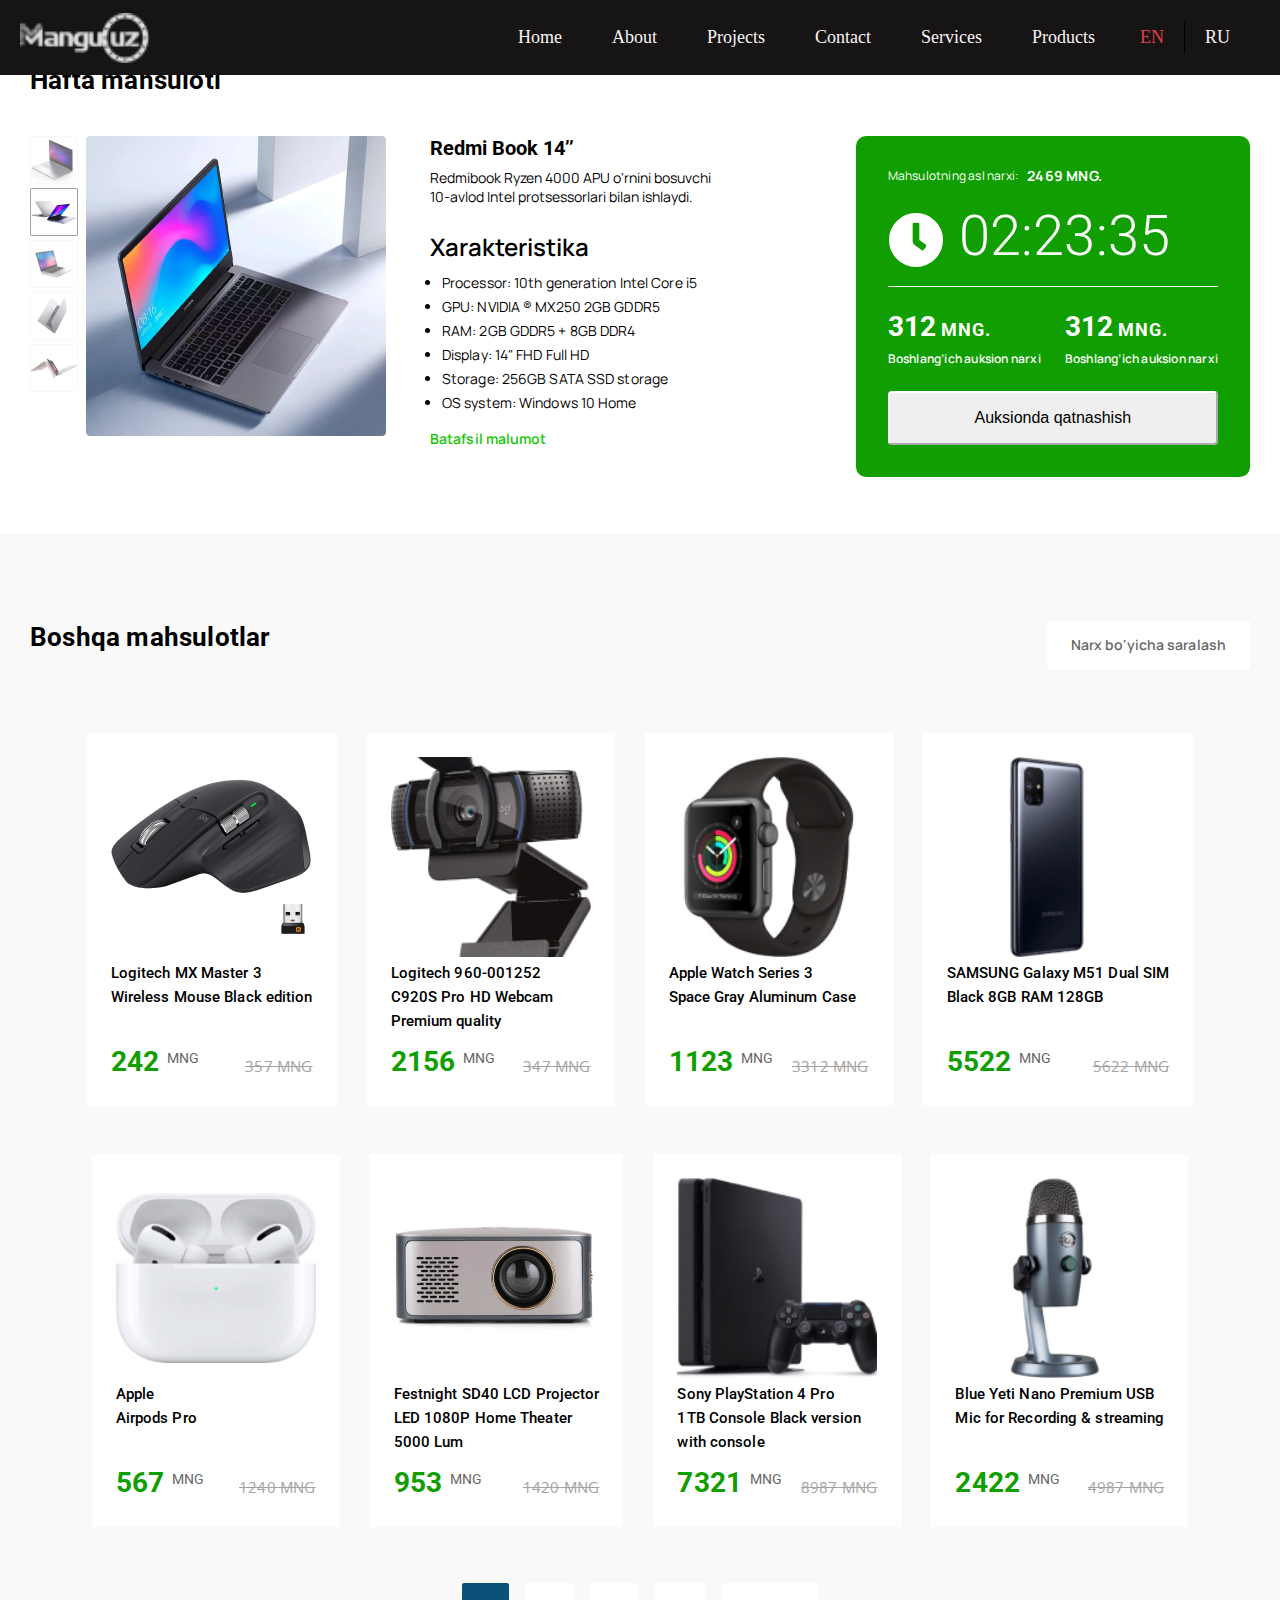
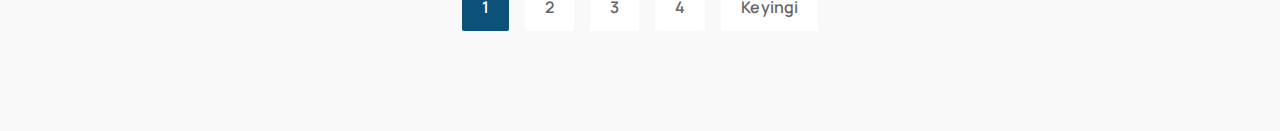
<file: index.html>
<!DOCTYPE html>
<html lang="en">

<head>
    <meta charset="UTF-8">
    <meta http-equiv="X-UA-Compatible" content="IE=edge">
    <meta name="viewport" content="width=device-width, initial-scale=1.0">
    <link rel="stylesheet" href="assets/css/style.css">
    <link rel="stylesheet" href="https://cdnjs.cloudflare.com/ajax/libs/font-awesome/5.15.3/css/all.min.css" />
    <script src="assets/js/script.js"></script>
    <link rel="stylesheet" href="https://cdnjs.cloudflare.com/ajax/libs/font-awesome/4.7.0/css/font-awesome.min.css">
    <script src="https://code.jquery.com/jquery-2.2.0.min.js" type="text/javascript"></script>
    <title>Document</title>
</head>

<body>

    <nav id="navbar">

        <div class="menu">
            <input type="checkbox" id="check">
            <div class="logo">
                <a href="#">
                    <img src="assets/img/logo.png" alt="" class="logo_img">
                </a>
            </div>
            <ul>
    
                <label class="btn cancel"><i class="fa fa-close"></i></label>
                <li><a href="index.html" class="lang" key="home" for="check">Home</a></li>
                <li><a href="about.html" class="lang" key="about">About</a></li>
                <li><a href="#projects" class="lang" key="projects">Projects</a></li>
                <li><a href="#contact" class="lang" key="contact">Contact</a></li>
                <li><a href="services.html" class="lang" key="services">Services</a></li>
                <li><a href="product_category.html" class="lang" key="products">Products</a></li>
                <div class="language_container">
                    <a class="lang-button active_lang lang_border" data-lang="en">EN</a>
                    <a class="lang-button" data-lang="ru">RU</a>
                </div>
            </ul>
    
            <label for="check" class="btn bars"><i class="fa fa-bars"></i></label>
        </div>
        </div>
    </nav>  

    <!-- <div class="navbar">
        <img src="assets/img/Layer 1 1.png" alt="sorry">
        <div class="navbar_buttons_container">
            <a href="nimadir">Bosh sahifa</a>
            <a href="nimadir">Burjada savdo qilish</a>
            <a href="nimadir">Yangiliklar</a>
            <a href="nimadir">Loyiha haqida</a>
            <i class="fab fa-telegram"></i>
            <i class="fab fa-youtube"></i>
        </div>

    </div> -->



    <div class="container week_products">
        <h1 class="title">Hafta mahsuloti</h1>
        <div class="all">
            <div class="three_one">
                <div class="clic">
                    <div class="photo">
                        <img src="assets/img/Rectangle 5.png" alt="sorry"><br>
                        <img src="assets/img/Rectangle 6.png" alt="sorry"><br>
                        <img src="assets/img/Rectangle 7.png" alt="sorry"><br>
                        <img src="assets/img/Rectangle 8.png" alt="sorry"><br>
                        <img src="assets/img/Rectangle 9.png" alt="sorry">
                    </div>





                    <div class="big_photo">
                        <img class="big_photo_img" src="assets/img/Rectangle 3 (1).png" alt="sorry">

                    </div>
                </div>


                <div class="text">
                    <div class="text_one">
                        <h1>Redmi Book 14’’</h1>
                        <p>Redmibook Ryzen 4000 APU o'rnini bosuvchi<br>
                            10-avlod Intel protsessorlari bilan ishlaydi.
                        </p>
                        <h2>Xarakteristika</h2>
                    </div>
                    <ul class="li">
                        <li>Processor: 10th generation Intel Core i5 </li>
                        <li>GPU: NVIDIA ® MX250 2GB GDDR5 </li>
                        <li>RAM: 2GB GDDR5 + 8GB DDR4</li>
                        <li>Display: 14" FHD Full HD </li>
                        <li>Storage: 256GB SATA SSD storage</li>
                        <li>OS system: Windows 10 Home</li>
                    </ul>

                    <a class="more_information" href="Batafsil_malumot">Batafsil malumot</a>

                </div>
            </div>




            <div class="card">
                <div class="card_money">
                    <p>Mahsulotning asl narxi:</p>
                    <h2>2469 MNG.</h2>
                </div>

                <div class="icon">
                    <i class="fas fa-clock"></i>
                    <p>02:23:35</p>
                </div>

                <div class="card_price">
                    <div class="card_price_money">
                        <div class="card_price_money_bloc">
                            <h2>312</h2>
                            <p>MNG.</p>
                        </div>
                        <h3>Boshlang’ich auksion narxi</h3>
                    </div>

                    <div class="card_price_money card_price_money2">
                        <div class="card_price_money_bloc">
                            <h2>312</h2>
                            <p>MNG.</p>
                        </div>
                        <h3>Boshlang’ich auksion narxi</h3>
                    </div>
                </div>
                <div class="button_block">
                    <button>Auksionda qatnashish</button>
                </div>
            </div>
        </div>

        


    </div>



    <div class="products">
        <div class="container other_products   ">


            <div class="products_header">
                <h2 class="title">Boshqa mahsulotlar</h2>
                <a class="products_header_select" href="Narx bo'yicha saralash">Narx bo'yicha saralash</a>
            </div>


            <div class="products_container">
                <div class="cards_container">

                    <a href="product.html" class="product_card">
                        <img class="card_img" src="assets/img/Rectangle 12.jpg" alt="not connect">
                        <p class="card_text">Logitech MX Master 3 <br>
                            Wireless Mouse Black edition</p>
                        <div class="product_card_price">
                            <div class="product_sale_price">
                                <h3>242</h3>
                                <p>MNG</p>
                            </div>
                            <h3 class="product_real_price">357 MNG</h3>
                        </div>
                    </a>

                    <a href="product.html" class="product_card">
                        <img class="card_img" src="assets/img/Rectangle 13.png" alt="not connect">
                        <p class="card_text">Logitech 960-001252 <br> 
                            C920S Pro HD Webcam <br>
                            Premium quality</p>
                        <div class="product_card_price">
                            <div class="product_sale_price">
                                <h3>2156</h3>
                                <p>MNG</p>
                            </div>
                            <h3 class="product_real_price">347 MNG</h3>
                        </div>
                    </a>

                    <a href="product.html" class="product_card">
                        <img class="card_img" src="assets/img/Rectangle 16.jpg" alt="not connect">
                        <p class="card_text">Apple Watch Series 3 <br>
                            Space Gray Aluminum Case</p>
                        <div class="product_card_price">
                            <div class="product_sale_price">
                                <h3>1123</h3>
                                <p>MNG</p>
                            </div>
                            <h3 class="product_real_price">3312 MNG</h3>
                        </div>
                    </a>

                    <a href="product.html" class="product_card">
                        <img class="card_img" src="assets/img/Rectangle 17.jpg" alt="not connect">
                        <p class="card_text">SAMSUNG Galaxy M51 Dual SIM <br>
                             Black 8GB RAM 128GB</p>
                        <div class="product_card_price">
                            <div class="product_sale_price">
                                <h3>5522</h3>
                                <p>MNG</p>
                            </div>
                            <h3 class="product_real_price">5622 MNG</h3>
                        </div>
                    </a>

                    <a href="product.html" class="product_card">
                        <img class="card_img" src="assets/img/Rectangle 15.jpg" alt="not connect">
                        <p class="card_text">Apple <br>
                            Airpods Pro</p>
                        <div class="product_card_price">
                            <div class="product_sale_price">
                                <h3>567</h3>
                                <p>MNG</p>
                            </div>
                            <h3 class="product_real_price">1240 MNG</h3>
                        </div>
                    </a>

                    <a href="product.html" class="product_card">
                        <img class="card_img" src="assets/img/Rectangle 19.jpg" alt="not connect">
                        <p class="card_text">Festnight SD40 LCD Projector <br>
                             LED 1080P Home Theater <br>
                            5000 Lum</p>
                        <div class="product_card_price">
                            <div class="product_sale_price">
                                <h3>953</h3>
                                <p>MNG</p>
                            </div>
                            <h3 class="product_real_price">1420 MNG</h3>
                        </div>
                    </a>

                    <a href="product.html" class="product_card">
                        <img class="card_img" src="assets/img/Rectangle 14.png" alt="not connect">
                        <p class="card_text">Sony PlayStation 4 Pro <br>
                            1TB Console Black version <br>
                            with console</p>
                        <div class="product_card_price">
                            <div class="product_sale_price">
                                <h3>7321</h3>
                                <p>MNG</p>
                            </div>
                            <h3 class="product_real_price">8987 MNG</h3>
                        </div>
                    </a>

                    <a href="product.html" class="product_card">
                        <img class="card_img" src="assets/img/Rectangle 18.jpg" alt="not connect">
                        <p class="card_text">Blue Yeti Nano Premium USB <br>
                             Mic for Recording & streaming</p>
                        <div class="product_card_price">
                            <div class="product_sale_price">
                                <h3>2422</h3>
                                <p>MNG</p>
                            </div>
                            <h3 class="product_real_price">4987 MNG</h3>
                        </div>
                    </a>

                </div>
                <div class="page_container container">
                    <div class="page_control_container">
                        <a href="" class="page_button page_button_active">1</a>
                        <a href="" class="page_button">2</a>
                        <a href="" class="page_button">3</a>
                        <a href="" class="page_button">4</a>
                        <a href="" class="page_button">Keyingi</a>
                    </div>
                </div>
            </div>


        </div>
    </div>



</body>

</html>
</file>
<file: assets/css/style.css>
@import url('https://fonts.googleapis.com/css2?family=Manrope:wght@400;600;700&display=swap');
@import url('https://fonts.googleapis.com/css2?family=Roboto:wght@300;400;500;700&display=swap');
@import url('https://fonts.googleapis.com/css2?family=Open+Sans:wght@300;400;500;700&display=swap');


*{
     margin: 0;
    padding: 0;
}

nav {
    width: 100%;
    padding: 12px 0;
    background: #161414;
    position: fixed;
    /* Fixed Sidebar (stay in place on scroll) */
    z-index: 10;
    overflow-x: hidden;
    top: 0px;
    color: white;
    /* box-shadow: -3px -3px 7px #ffffff,
             3px 3px 5px #ceced1,
             inset -3px -3px 7px #ffffff,
             inset 3px 3px 5px #ceced1; */
}

nav .menu {
    max-width: 1270px;
    margin: auto;
    margin-right: auto;
    margin-left: auto;
    padding: 0 20px;
    display: flex;
    justify-content: space-between;
    align-items: center;
}

.menu .logo a {
    font-size: 28px;
    height: 20px;
    font-weight: 600;
    text-decoration: none;
    color: white;
    display: inline;
}

.menu .logo a {

    text-decoration: none;

}

.menu .logo a .light {
    font-size: 28px;
    font-weight: 600;
    text-decoration: none;
    color: #FCE971;
    display: inline;

}

.logo {
    height: 50px;
    width: 130px;
}

.logo_img {
    width: 100%;
    height: 100%;
}

.menu ul {
    list-style: none;
    display: flex;
}

.menu ul a {
    margin: 0 8px;
    text-decoration: none;
    font-size: 18px;
    color: #FAF4F4;
    font-weight: 400;
    display: inline-flex;
    padding: 15px 17px;
    /* box-shadow: -3px -3px 7px #ffffff,
            3px 3px 5px #ceced1; */
    position: relative;
    transition: all 0.3s ease;
}

.menu ul a:hover:before {
    content: '';
    position: absolute;
    top: 0;
    left: 0;
    right: 0;
    bottom: 0;
    /* box-shadow: inset -3px -3px 7px #ffffff,
              inset 3px 3px 5px #ceced1; */
}

.center {
    position: absolute;
    top: 50%;
    left: 50%;
    width: 100%;
    transform: translate(-50%, -50%);
    text-align: center;
}

.upper {
    font-size: 40px;
    font-weight: 600;
    color: #31344b;
}

.lower {
    font-size: 40px;
    font-weight: 600;
    color: #31344b;
}

.menu ul a:hover {
    color: #012062;
}

nav label.btn {
    color: white;
    font-size: 28px;
    cursor: pointer;
    display: none;
}

nav label.cancel {
    position: absolute;
    top: 25px;
    right: 30px;
    font-weight: 200;

}

#check {
    display: none;
}

.active_lang {
    color: #E0424A !important;
}

.lang-button {
    cursor: pointer;
    padding: 5px 20px !important;
    margin: 0 !important;
    width: auto !important;
}

.lang_border {
    cursor: pointer;
    border-right: 1px solid black;
}

.language_container {
    margin-top: 0px;
    margin-right: 10px;
    display: flex;
    justify-content: center;
    align-items: center;
}

@media (max-width:940px) {
    nav .menu {
        max-width: 1270px;
        margin: auto;
        padding: 0 20px;
        display: flex;
        justify-content: space-between;
        align-items: center;
        max-height: 66px;
    }

    .lang-button {
        cursor: pointer;
        padding: 5px 20px !important;
        margin: 0 !important;
        width: auto !important;
    }

    .lang_border {
        cursor: pointer;
        border-right: 1px solid black;
    }

    .language_container {
        margin-top: 50px;
        display: flex;
        justify-content: center;
        align-items: center;
    }

    .menu ul {
        display: block;
        position: fixed;
        top: 0;
        left: -100%;
        width: 100%;
        max-width: 400px;
        padding-top: 45px;
        height: 100%;
        background: #161414;
        /* box-shadow: 0 5px 10px #b0b0b5; */
        z-index: 12;
        transition: all 0.3s ease;
    }

    .menu ul a {
        display: block;
        font-size: 23px;
        width: 100%;
        margin-top: 30px;
        box-shadow: none;
        text-align: center;
    }

    .menu ul a:hover:before {
        box-shadow: none;
    }

    nav label.bars {
        display: block;
    }

    #check:checked~label.bars {
        display: none;
    }

    #check:checked~ul label.cancel {
        display: block;
    }

    #check:checked~ul {
        left: 0;
    }
}
  

/* .navbar{
    background-color: rgb(0, 0, 0);
    color: rgb(255, 255, 255);
    display: flex;
    width: 100%;
    margin-top: 0;
    justify-content: space-between;
}


.navbar img{
    padding: 16px;
    display: flex;
    margin-left: 50px;
 }



.navbar_buttons_container a  {

    font-size: 12px;
    color: white;
    padding: 16px ;
    padding-top: 10px;
    display: inline-block;
    text-decoration: none;
    font-family: 'Manrope', sans-serif;
}

.navbar_buttons_container i{
    color: white;
    padding-left: 16px;
    font-size: 16px;
    padding-top:16px ;
}

.navbar_buttons_container a:hover{
    color: green;
    border-bottom: 2px solid green ;
} */

.clic{
    display: flex;
    flex-flow: row nowrap;
}

.big_photo{
    padding-left: 8px;
}

.container{
    margin-left:30px;
    margin-right: 30px;
}

.title{
    font-family: 'Roboto', sans-serif;
    font-size: 26px;
    font-weight: 700;
    line-height: 32px;
    letter-spacing: 0.2px;
}

.week_products{
    padding-top: 64px;
}

.text{
    margin-left: 44px;
}

.three_one{
    flex-flow: row nowrap;
    display: flex;
}

.text_one{
    /* margin-left: 44px; */
}

.li{
    margin-left: 12px;
    font-size: 14px;
    margin-top: 8px;
    font-family: 'Manrope';
    font-weight: 400;
    letter-spacing: 0.1px;
    line-height: 24px;
    display: block;

}

.more_information{
   /* margin: 16px 0px 0px 44px !important; */
   margin-top: 16px;
   display: block;
   text-decoration: none;
   color: #14C700;
   font-family: 'Manrope';
   font-style: normal;
   font-weight: 600;
   font-size: 14px;
   line-height: 16px;
   letter-spacing: 0.1px;
}

.text_one h1{
    font-size: 20px;
    font-family: 'Roboto';
    font-weight:700;
}

.text_one p{
    margin-top: 8px;
    font-size: 14px ;
    font-family: 'Manrope';
    font-weight:400;
}

.text h2{
    font-family: 'Manrope';
    font-weight: 600;
    margin-top: 24px;
}

.navbar_buttons_container{
    margin-right: 40px;
}

.all{
    justify-content: space-between;
    display: flex;
    margin-top: 40px;   
}

.card_money{
    display: flex;
    color: white;
    
}

.card_money p{
    margin-right: 8px;
    font-size: 12px;
    font-family: 'Manrope';
    font-weight: 600px;
    letter-spacing: 0.2px;
    line-height: 16px;
}

.card_money h2{
    font-size: 14px;
    font-family: 'Manrope';
    font-weight: 700;
    letter-spacing:0.2px;
    line-height: 16px;
}

.icon i{
    color: white;
    font-size: 56px;
    margin-top: 8px;
    margin-right: 15px;
}


.icon p{
    font-size: 56px;
    color: white;   
    font-family: 'Roboto';
    color: white;
    font-weight: 300;
    letter-spacing: 0.2px;
    line-height: 65.63px;   
    
}

.card{
    background-color:  #109E00;
    border-radius: 10px;
    padding-left:32px ;
    padding-top:32px;
    padding-bottom:32px ;
    padding-right:32px;
    margin-bottom: 56px;
}

.icon{
    margin-top: 16px;
    flex-flow: row nowrap;
    display: flex;
    margin-top: 20px;
    border-bottom: 1px solid rgb(255, 255, 255);
    width: auto;
    padding-bottom: 16px;
}

.card_price p{
    font-family: 'Roboto';
    font-size: 18px;
    font-weight: 700;
    line-height: 16px;
    letter-spacing: 1px;
    margin-top: 11px;
    margin-left: 5px;
}
.card_price_money_bloc h2{
    font-family: 'Roboto';
    font-weight: 700;
    font-size: 28px;
    line-height: 32px;

}

.card_price_money_bloc{
    color: white;
    flex-flow: row nowrap;
    display: flex;
    margin-top: 24px;
    font-family: 'Roboto';
    font-weight: 700;
    font-size: 18px;
    line-height: 40px;
}

.card_price_money h3{
    margin-top: 8px;
    font-family: 'Manrope';
    font-weight:600;
    font-size: 12px;
    line-height:16px;
    letter-spacing: 0.2px;
    color: white;
}
.card_price{
    flex-flow: row nowrap;
    display: flex;
}

.card_price_money2{
    margin-left: 24px;
}

.card button{
    font-size: 16px;
    padding: 16px 65px;
    margin-top: 24px;
    width: 100%;
    text-align: center;
    border-radius: 4px;
    border-color: white;
}


.products{
    background-color: #F9F9F9;
}
.other_products{
    padding-top: 88px;
}

.products_header{ 
    justify-content: space-between;
    display: flex;
}

.products_header_select{
    padding: 16px 24px;
    color:#666666;
    background-color:white ;
    font-family: 'Manrope';
    font-weight: 600;
    font-size: 14px;
    line-height: 16px;
    letter-spacing: 0.1px;
    text-decoration: none;
}

.products_container{
    margin-top: 64px;
}

.cards_container{
    flex-wrap: wrap;
    column-gap: 30px;
    display: flex;
    justify-content: center;
    row-gap: 48px;
    
}

.product_card{
    padding-top: 24px;
    padding-left: 24px;
    padding-right: 24px;
    padding-bottom: 32px;
    background-color: #ffff;
    color: black;
    text-decoration: none;
}

.card_img{
    width: 200px;
    height: 200px;
}

.card_text{
    font-family:'Roboto' ;
    font-weight: 500;
    font-size: 15px;
    line-height: 24px;
    letter-spacing: 0.1px;
    min-height: 73px;
}

.product_sale_price{
    display: flex;
}

.product_card_price{
    justify-content: space-between;
    display: flex;
    margin-top: 16px;
}

.product_sale_price h3{
    font-family: 'Roboto';
    font-style: normal;
    font-weight: 700;
    font-size: 28px;
    line-height: 24px;
    letter-spacing: 0.1px;
    color: #109E00;

}

.product_sale_price p{
    margin-left: 8px;
    font-family: 'Roboto';
    font-style: normal;
    font-weight: 400;
    font-size: 14px;
    line-height: 16px;
    letter-spacing: 0.2px;
    color: #666666;
}

.product_real_price{
    font-family: 'Open Sans';
    font-style: normal;
    font-weight: 400;
    font-size: 15px;
    line-height: 16px;
    letter-spacing: 0.2px;
    text-decoration-line: line-through;
    color: #A3A3A3;
    margin-top: 8px;
}

.page_container{
    display: flex;
    justify-content: center;
    margin-top: 56px;
    padding-bottom: 100px;
}

.page_control_container{
    display: flex;
    column-gap: 16px;
}

.page_button{
    padding: 12px 20px;
    background-color: white;
    text-decoration: none;
    border-radius: 2px;
    font-family: 'Manrope';
    font-style: normal;
    font-weight: 600;
    font-size: 16px;
    line-height: 24px;
    letter-spacing: 0.1px;
    color: #666666;
}

.page_button_active{
    background-color: #0C5177;
    color: white;
}




@media (max-width: 768px){
    .container{
        width: 86%;
        margin-left: 7%;
        margin-right: 7%;
    }
    .all{
        flex-direction: column;
        row-gap: 32px;
    }

    .clic{
        flex-direction: column-reverse;
        row-gap: 16px;
    }
    .photo{
        display: flex;
        flex-direction: row;
        justify-content: center;
    }
    .three_one{
        flex-direction: column;
        row-gap: 32px;
    }
    .big_photo{
        justify-content: center;
        display: flex;
    }
    .big_photo_img{
        width: 100%;
    }
    .text{
        margin-left: 0;
    }
    .more_informetion{
        margin-left: 0;
    }
    .page_container{
        width: 86%;
    }
    .products{
        width: 100%;
    }
    .card_button{
        width: auto;
        padding: 16px 63px ;
    }
    .icon p{
        font-size: 48px;
        
    }
    .card_money p{
        font-family: 'Manrope';
        font-style: normal;
        font-weight: 400;
        font-size: 12px;
        line-height: 16px;
        letter-spacing: 0.2px;
    }
    .card_price_money h2{
        font-family: 'Manrope';
        font-style: normal;
        font-weight: 700;
        font-size: 14px;
        line-height: 16px;
        letter-spacing: 0.2px;
    }
    .title{
        font-family: 'Roboto';
        font-style: normal;
        font-weight: 700;
        font-size: 20px;
        line-height: 32px;
        letter-spacing: 0.2px;
        margin-top: 30px;
    }  
    .products_header{
        flex-direction: column;
        display: inline-flex;
    }
    .card_img{
        width: 130px;
        height: 139px;
    }
    .product_card{
        padding-top: 16px;
        padding-left: 8px;
        padding-right: 8px;
        padding-bottom: 16px;
        width: 43%;
    }
    .card_text{
        font-family:'Manrope' ;
        font-weight: 600;
        font-size: 12px;
        line-height: 16px;
        min-height: 73px;
    }
    .product_sale_price h3{
        font-family: 'Roboto';
        font-style: normal;
        font-weight: 700;
        font-size: 22px;
        line-height: 24px;
        letter-spacing: 0.1px;
        color: #109E00;
    }
    .product_sale_price p{
        margin-left: 4px;
        font-family: 'Manrope';
        font-style: normal;
        font-weight: 600;
        font-size: 12px;
        line-height: 16px;
        letter-spacing: 0.2px;
        color: #666666;
    }
    .product_real_price{
        font-family: 'Open Sans';
        font-style: normal;
        font-weight: 400;
        font-size: 12px;
        line-height: 16px;
        letter-spacing: 0.2px;
        text-decoration-line: line-through;
        color: #A3A3A3;
        margin-top: 8px;
    }
    .cards_container{
        flex-wrap: wrap;
        column-gap: 8px;
        display: flex;
        justify-content: center;
        row-gap: 10px;
    }
}
</file>
